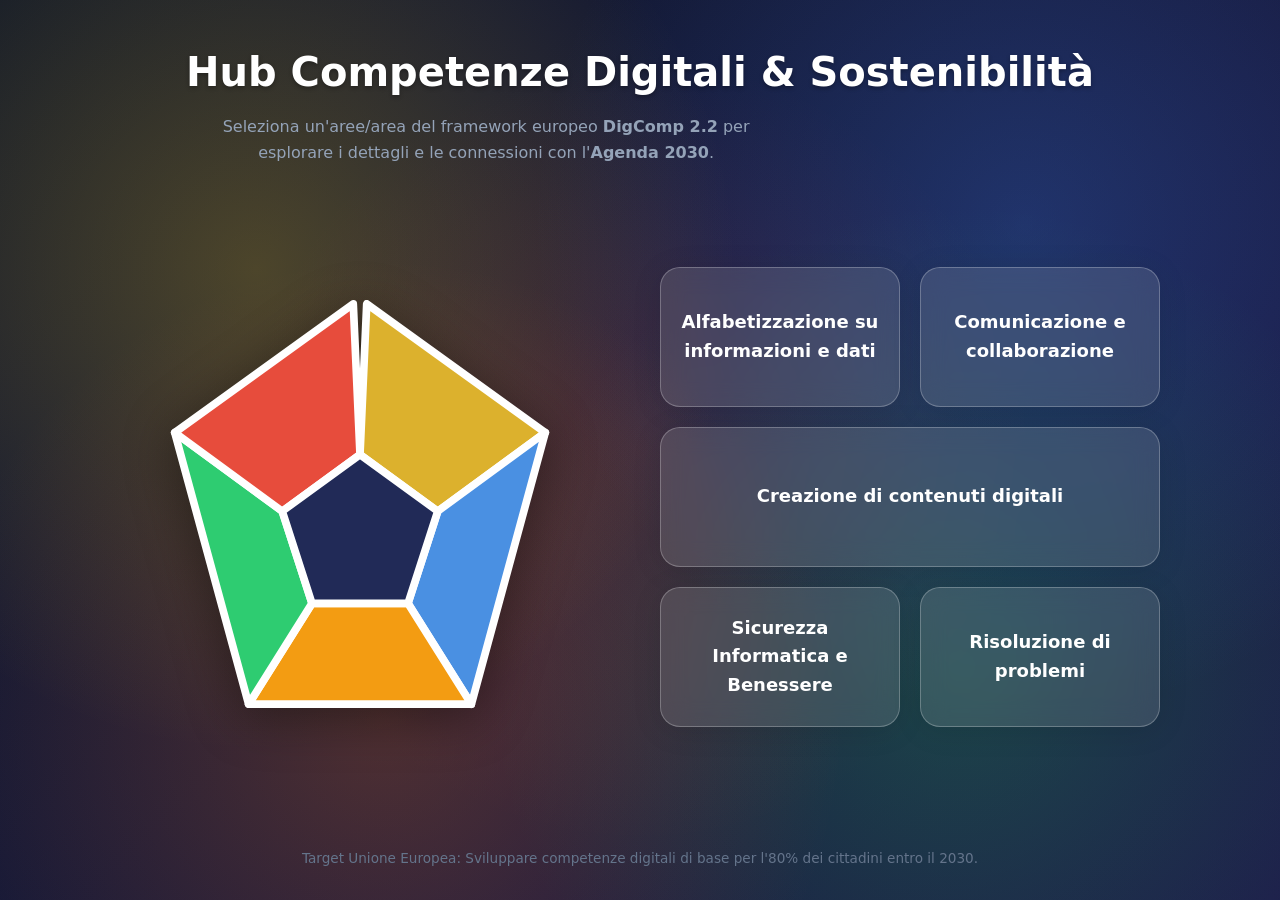
<file: index.html>
<!doctype html>
<html lang="it">

<head>
    <meta charset="UTF-8" />
    <meta name="viewport" content="width=device-width, initial-scale=1.0" />

    <link rel="icon" href="img/logo.png">

    <title>Quadro Competenze - Home Hub</title>
    <link rel="stylesheet" href="style.css" />
</head>

<body class="hub-body">
    <header class="hub-header">
        <h1>Hub Competenze Digitali & Sostenibilità</h1>
        <p>
            Seleziona un'aree/area del framework europeo
            <strong>DigComp 2.2</strong> per esplorare i dettagli e le
            connessioni con l'<strong>Agenda 2030</strong>.
        </p>
    </header>

    <main class="hub-main">
        <div class="pentagon-container large-hub">
            <svg viewBox="0 0 500 500" xmlns="http://www.w3.org/2000/svg">
                <a href="aree/area1.html" title="Vai all'Argomento 1: Alfabetizzazione su dati e informazioni">
                    <g class="spicchio">
                        <path d="M 250 210 L 331 269 L 443 187 L 257 53 Z" fill="#dcb12d" />
                        <circle cx="350" cy="120" r="22" fill="#dcb12d" stroke="#ffffff" stroke-width="4"
                            class="badge-circle" />
                        <text x="350" y="120" class="badge-text">1</text>
                    </g>
                </a>

                <a href="aree/area2.html" title="Vai all'Argomento 2: Comunicazione e collaborazione">
                    <g class="spicchio">
                        <path d="M 331 269 L 300 365 L 366 470 L 443 187 Z" fill="#4a90e2" />
                        <circle cx="360" cy="320" r="22" fill="#4a90e2" stroke="#ffffff" stroke-width="4"
                            class="badge-circle" />
                        <text x="360" y="320" class="badge-text" style="fill: #ffffff">
                            2
                        </text>
                    </g>
                </a>

                <a href="aree/area3.html" title="Vai all'Argomento 3: Creazione di contenuti digitali">
                    <g class="spicchio">
                        <path d="M 300 365 L 200 365 L 134 470 L 366 470 Z" fill="#f39c12" />
                        <circle cx="250" cy="420" r="22" fill="#f39c12" stroke="#ffffff" stroke-width="4"
                            class="badge-circle" />
                        <text x="250" y="420" class="badge-text" style="fill: #ffffff">
                            3
                        </text>
                    </g>
                </a>

                <a href="aree/area4.html" title="Vai all'Argomento 4: Sicurezza">
                    <g class="spicchio">
                        <path d="M 200 365 L 169 269 L 57 187 L 134 470 Z" fill="#2ecc71" />
                        <circle cx="140" cy="320" r="22" fill="#2ecc71" stroke="#ffffff" stroke-width="4"
                            class="badge-circle" />
                        <text x="140" y="320" class="badge-text" style="fill: #ffffff">
                            4
                        </text>
                    </g>
                </a>

                <a href="aree/area5.html" title="Vai all'Argomento 5: Risoluzione di problemi">
                    <g class="spicchio">
                        <path d="M 169 269 L 250 210 L 243 53 L 57 187 Z" fill="#e74c3c" />
                        <circle cx="150" cy="120" r="22" fill="#e74c3c" stroke="#ffffff" stroke-width="4"
                            class="badge-circle" />
                        <text x="150" y="120" class="badge-text" style="fill: #ffffff">
                            5
                        </text>
                    </g>
                </a>

                <a href="index.html" title="Torna alla Home">
                    <polygon class="spicchio" points="250,210 331,269 300,365 200,365 169,269" fill="#212a57" />
                </a>
            </svg>
        </div>
        <div class="grid">
            <a href="aree/area1.html" class="card alf-card">Alfabetizzazione su informazioni e dati</a>
            <a href="aree/area2.html" class="card com-card">Comunicazione e collaborazione</a>
            <a href="aree/area3.html" class="card center con-card">Creazione di contenuti digitali</a>
            <a href="aree/area4.html" class="card sic-card">Sicurezza Informatica e Benessere</a>
            <a href="aree/area5.html" class="card ris-card">Risoluzione di problemi</a>
        </div>
    </main>

    <footer class="hub-footer">
        <p>
            Target Unione Europea: Sviluppare competenze digitali di base
            per l'80% dei cittadini entro il 2030.
        </p>
    </footer>
</body>

</html>
</file>
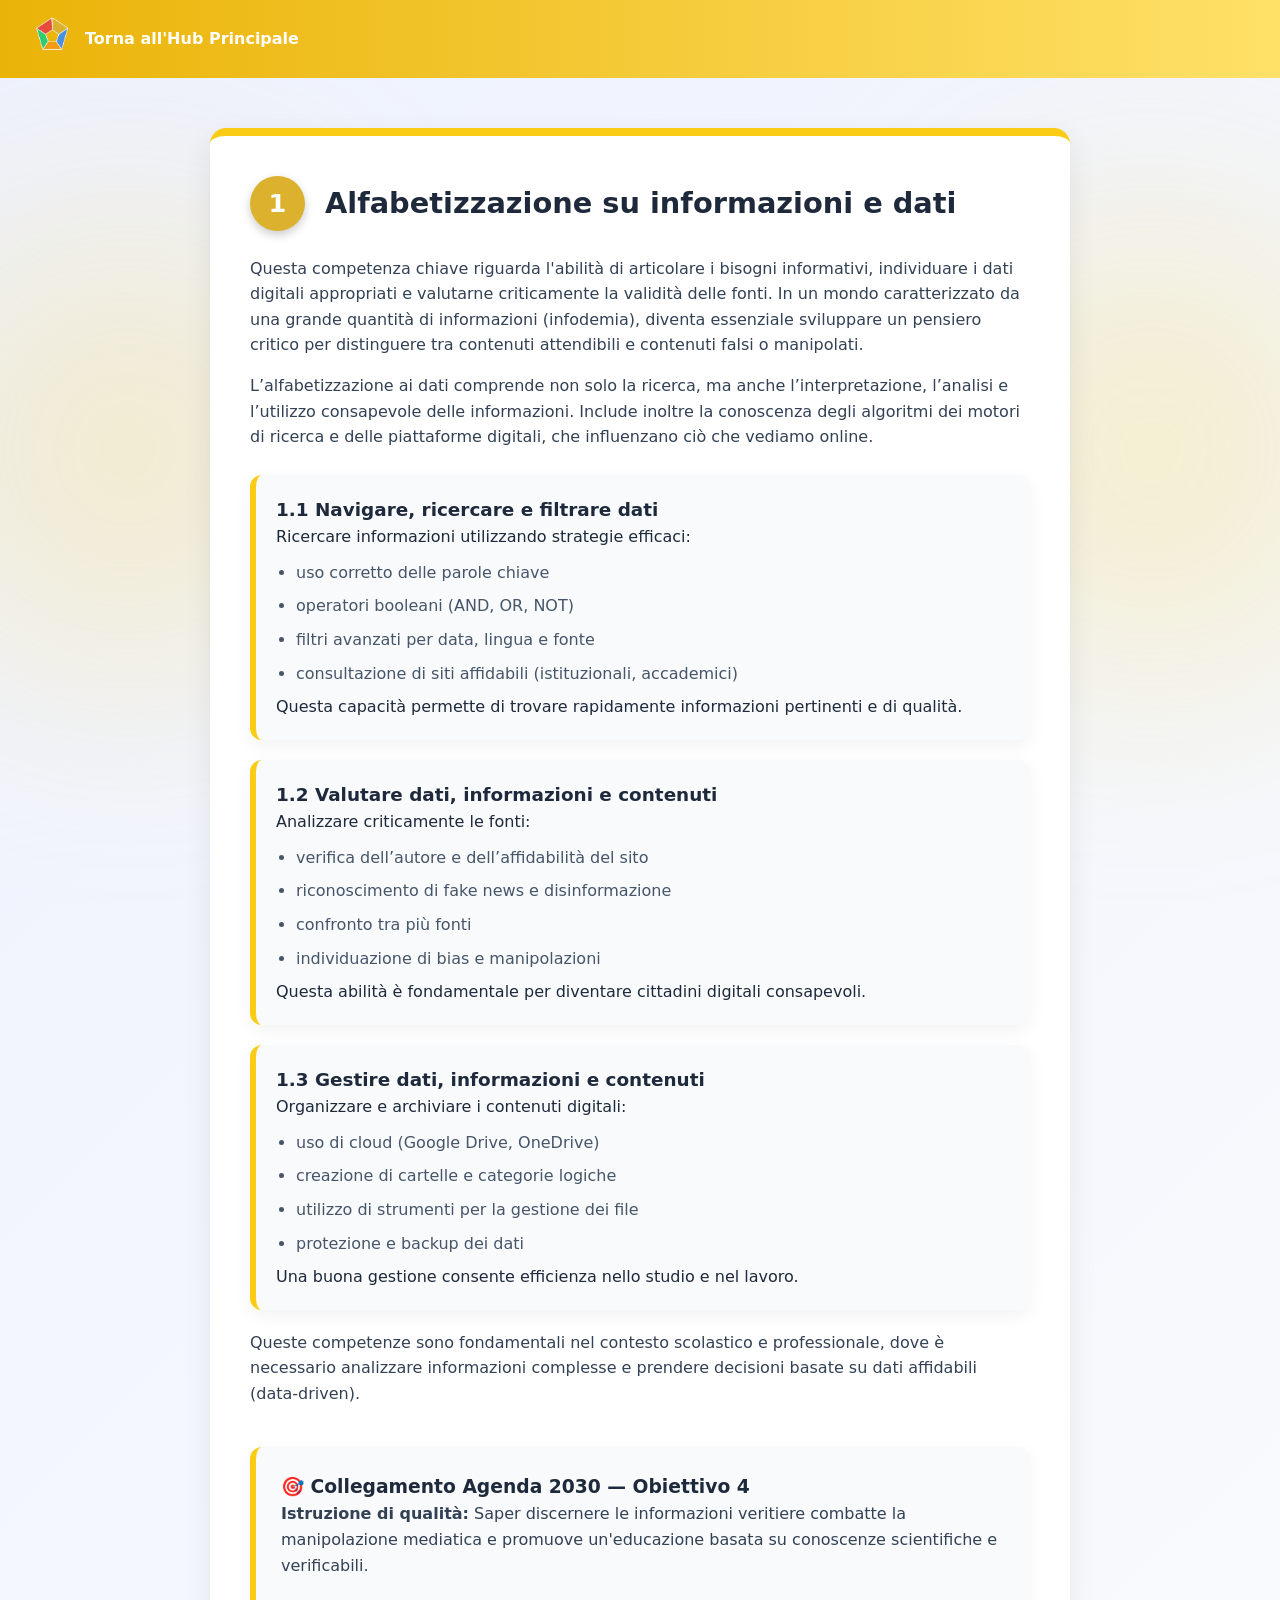
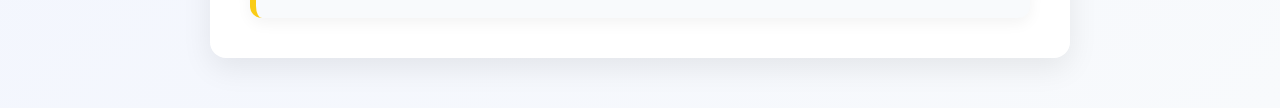
<file: aree/area1.html>
<!doctype html>
<html lang="it">

<head>
    <meta charset="UTF-8" />
    <link rel="icon" href="../img/logo.png">
    <title>Area 1 - Informazioni e Dati</title>
    <link rel="stylesheet" href="style2.css" />
</head>

<body class="content-body area-1-theme">

    <nav class="nav-top-bar">
        <a href="../index.html" class="btn-back">
            <span><img src="../img/logo.png" alt=""></span>
            Torna all'Hub Principale
        </a>
    </nav>

    <main class="page-container">
        <div class="area-card area-1-theme">

            <div class="area-title-group">
                <div class="area-num" style="background-color: #dcb12d;">1</div>
                <h2>Alfabetizzazione su informazioni e dati</h2>
            </div>

            <p>
                Questa competenza chiave riguarda l'abilità di articolare i bisogni informativi, individuare i dati
                digitali appropriati e valutarne criticamente la validità delle fonti. In un mondo caratterizzato
                da una grande quantità di informazioni (infodemia), diventa essenziale sviluppare un pensiero
                critico per distinguere tra contenuti attendibili e contenuti falsi o manipolati.
            </p>

            <p>
                L’alfabetizzazione ai dati comprende non solo la ricerca, ma anche l’interpretazione, l’analisi e
                l’utilizzo consapevole delle informazioni. Include inoltre la conoscenza degli algoritmi dei motori
                di ricerca e delle piattaforme digitali, che influenzano ciò che vediamo online.
            </p>

            <ul class="competence-list">

                <li>
                    <strong>1.1 Navigare, ricercare e filtrare dati</strong><br>
                    Ricercare informazioni utilizzando strategie efficaci:
                    <ul>
                        <li>uso corretto delle parole chiave</li>
                        <li>operatori booleani (AND, OR, NOT)</li>
                        <li>filtri avanzati per data, lingua e fonte</li>
                        <li>consultazione di siti affidabili (istituzionali, accademici)</li>
                    </ul>
                    Questa capacità permette di trovare rapidamente informazioni pertinenti e di qualità.
                </li>

                <li>
                    <strong>1.2 Valutare dati, informazioni e contenuti</strong><br>
                    Analizzare criticamente le fonti:
                    <ul>
                        <li>verifica dell’autore e dell’affidabilità del sito</li>
                        <li>riconoscimento di fake news e disinformazione</li>
                        <li>confronto tra più fonti</li>
                        <li>individuazione di bias e manipolazioni</li>
                    </ul>
                    Questa abilità è fondamentale per diventare cittadini digitali consapevoli.
                </li>

                <li>
                    <strong>1.3 Gestire dati, informazioni e contenuti</strong><br>
                    Organizzare e archiviare i contenuti digitali:
                    <ul>
                        <li>uso di cloud (Google Drive, OneDrive)</li>
                        <li>creazione di cartelle e categorie logiche</li>
                        <li>utilizzo di strumenti per la gestione dei file</li>
                        <li>protezione e backup dei dati</li>
                    </ul>
                    Una buona gestione consente efficienza nello studio e nel lavoro.
                </li>

            </ul>

            <p>
                Queste competenze sono fondamentali nel contesto scolastico e professionale, dove è necessario
                analizzare informazioni complesse e prendere decisioni basate su dati affidabili (data-driven).
            </p>

            <div class="agenda-box">
                <h3>🎯 Collegamento Agenda 2030 — Obiettivo 4</h3>
                <p>
                    <strong>Istruzione di qualità:</strong> Saper discernere le informazioni veritiere combatte la
                    manipolazione mediatica e promuove un'educazione basata su conoscenze scientifiche e verificabili.
                </p>
            </div>

        </div>
    </main>

</body>

</html>
</file>
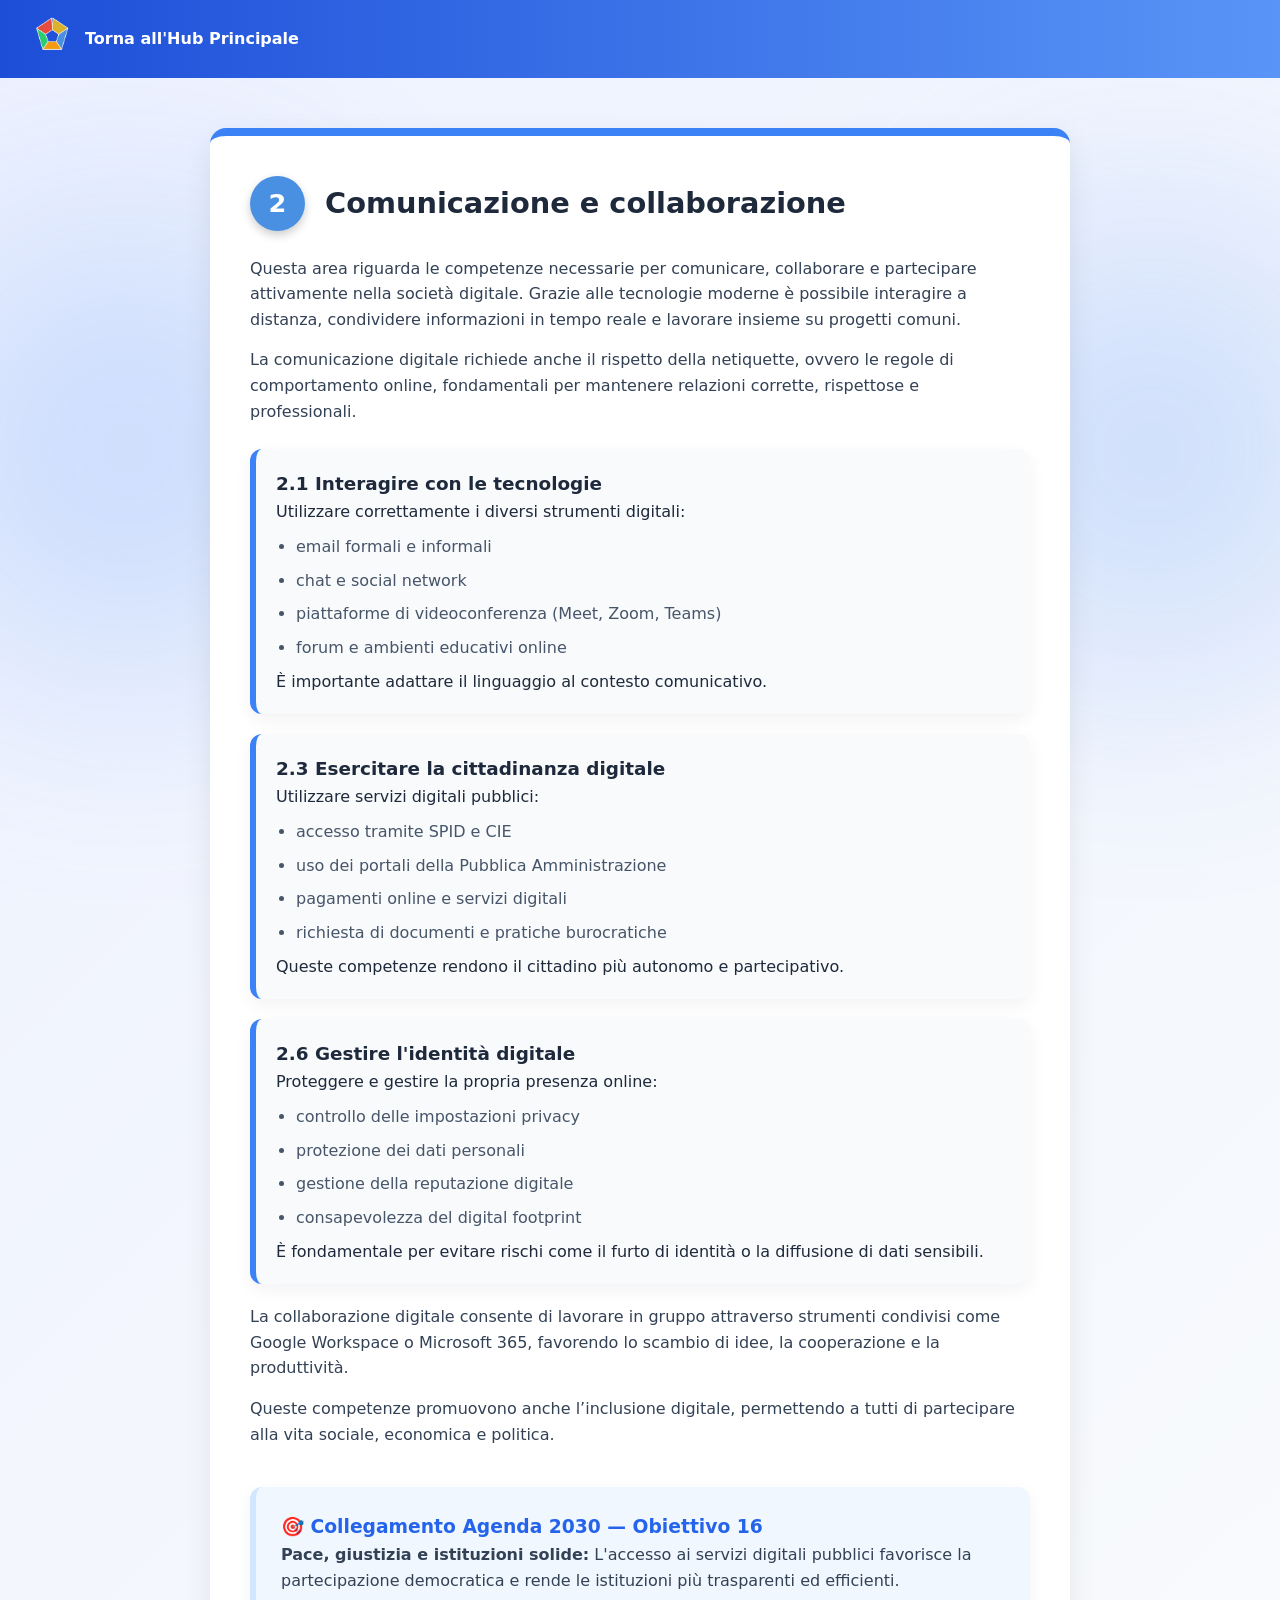
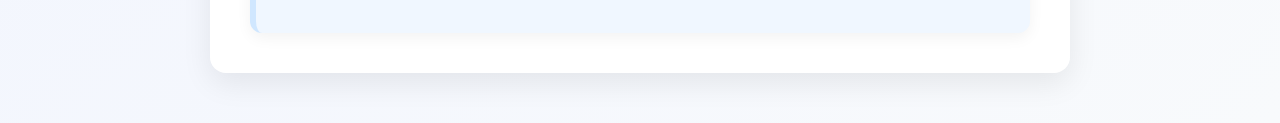
<file: aree/area2.html>
<!doctype html>
<html lang="it">

<head>
    <meta charset="UTF-8" />
    <link rel="icon" href="../img/logo.png">
    <title>Area 2 - Comunicazione e Collaborazione</title>
    <link rel="stylesheet" href="style2.css" />
</head>
<body class="content-body area-2-theme">

    <nav class="nav-top-bar">
        <a href="../index.html" class="btn-back">
            <span><img src="../img/logo.png" alt=""></span>
            Torna all'Hub Principale
        </a>
    </nav>

    <main class="page-container">
        <div class="area-card area-2-theme">

            <div class="area-title-group">
                <div class="area-num" style="background-color: #4a90e2;">2</div>
                <h2>Comunicazione e collaborazione</h2>
            </div>

            <p>
                Questa area riguarda le competenze necessarie per comunicare, collaborare e partecipare attivamente
                nella società digitale. Grazie alle tecnologie moderne è possibile interagire a distanza, condividere
                informazioni in tempo reale e lavorare insieme su progetti comuni.
            </p>

            <p>
                La comunicazione digitale richiede anche il rispetto della netiquette, ovvero le regole di comportamento
                online, fondamentali per mantenere relazioni corrette, rispettose e professionali.
            </p>

            <ul class="competence-list">

                <li>
                    <strong>2.1 Interagire con le tecnologie</strong><br>
                    Utilizzare correttamente i diversi strumenti digitali:
                    <ul>
                        <li>email formali e informali</li>
                        <li>chat e social network</li>
                        <li>piattaforme di videoconferenza (Meet, Zoom, Teams)</li>
                        <li>forum e ambienti educativi online</li>
                    </ul>
                    È importante adattare il linguaggio al contesto comunicativo.
                </li>

                <li>
                    <strong>2.3 Esercitare la cittadinanza digitale</strong><br>
                    Utilizzare servizi digitali pubblici:
                    <ul>
                        <li>accesso tramite SPID e CIE</li>
                        <li>uso dei portali della Pubblica Amministrazione</li>
                        <li>pagamenti online e servizi digitali</li>
                        <li>richiesta di documenti e pratiche burocratiche</li>
                    </ul>
                    Queste competenze rendono il cittadino più autonomo e partecipativo.
                </li>

                <li>
                    <strong>2.6 Gestire l'identità digitale</strong><br>
                    Proteggere e gestire la propria presenza online:
                    <ul>
                        <li>controllo delle impostazioni privacy</li>
                        <li>protezione dei dati personali</li>
                        <li>gestione della reputazione digitale</li>
                        <li>consapevolezza del digital footprint</li>
                    </ul>
                    È fondamentale per evitare rischi come il furto di identità o la diffusione di dati sensibili.
                </li>

            </ul>

            <p>
                La collaborazione digitale consente di lavorare in gruppo attraverso strumenti condivisi come
                Google Workspace o Microsoft 365, favorendo lo scambio di idee, la cooperazione e la produttività.
            </p>

            <p>
                Queste competenze promuovono anche l’inclusione digitale, permettendo a tutti di partecipare alla
                vita sociale, economica e politica.
            </p>

            <div class="agenda-box"
                style="border-left-color: #4a90e2; background-color: #f0f7ff; border-color: #d0e7ff;">
                <h3 style="color: #2563eb;">🎯 Collegamento Agenda 2030 — Obiettivo 16</h3>
                <p>
                    <strong>Pace, giustizia e istituzioni solide:</strong> L'accesso ai servizi digitali pubblici
                    favorisce la partecipazione democratica e rende le istituzioni più trasparenti ed efficienti.
                </p>
            </div>

        </div>
    </main>

</body>

</html>
</file>
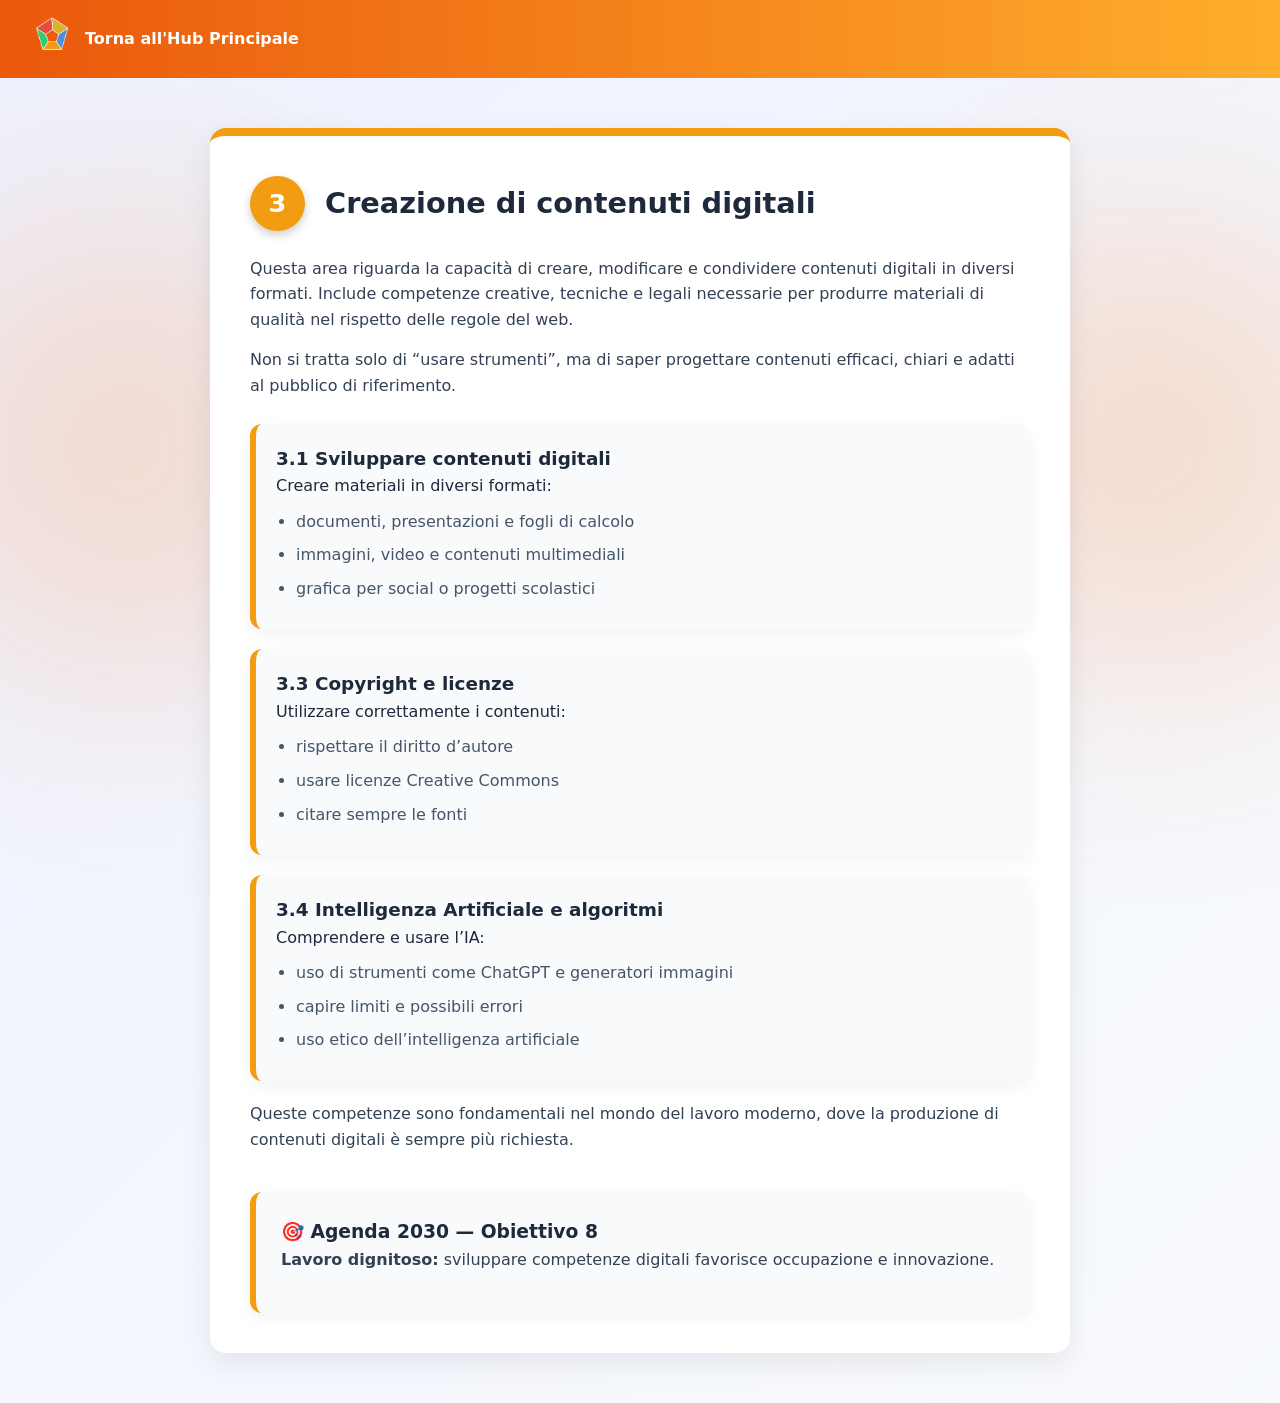
<file: aree/area3.html>
<!doctype html>
<html lang="it">

<head>
    <meta charset="UTF-8" />
    <link rel="icon" href="../img/logo.png">
    <title>Area 3 - Creazione di contenuti</title>
    <link rel="stylesheet" href="style2.css" />
</head>

<body class="content-body area-3-theme">

    <nav class="nav-top-bar">
        <a href="../index.html" class="btn-back">
            <span><img src="../img/logo.png" alt=""></span>
            Torna all'Hub Principale
        </a>
    </nav>

    <main class="page-container">
        <div class="area-card area-3-theme">

            <div class="area-title-group">
                <div class="area-num" style="background-color: #f39c12;">3</div>
                <h2>Creazione di contenuti digitali</h2>
            </div>

            <p>
                Questa area riguarda la capacità di creare, modificare e condividere contenuti digitali in diversi
                formati.
                Include competenze creative, tecniche e legali necessarie per produrre materiali di qualità nel rispetto
                delle regole del web.
            </p>

            <p>
                Non si tratta solo di “usare strumenti”, ma di saper progettare contenuti efficaci, chiari e adatti
                al pubblico di riferimento.
            </p>

            <ul class="competence-list">

                <li>
                    <strong>3.1 Sviluppare contenuti digitali</strong><br>
                    Creare materiali in diversi formati:
                    <ul>
                        <li>documenti, presentazioni e fogli di calcolo</li>
                        <li>immagini, video e contenuti multimediali</li>
                        <li>grafica per social o progetti scolastici</li>
                    </ul>
                </li>

                <li>
                    <strong>3.3 Copyright e licenze</strong><br>
                    Utilizzare correttamente i contenuti:
                    <ul>
                        <li>rispettare il diritto d’autore</li>
                        <li>usare licenze Creative Commons</li>
                        <li>citare sempre le fonti</li>
                    </ul>
                </li>

                <li>
                    <strong>3.4 Intelligenza Artificiale e algoritmi</strong><br>
                    Comprendere e usare l’IA:
                    <ul>
                        <li>uso di strumenti come ChatGPT e generatori immagini</li>
                        <li>capire limiti e possibili errori</li>
                        <li>uso etico dell’intelligenza artificiale</li>
                    </ul>
                </li>

            </ul>

            <p>
                Queste competenze sono fondamentali nel mondo del lavoro moderno, dove la produzione di contenuti
                digitali
                è sempre più richiesta.
            </p>

            <div class="agenda-box">
                <h3>🎯 Agenda 2030 — Obiettivo 8</h3>
                <p><strong>Lavoro dignitoso:</strong> sviluppare competenze digitali favorisce occupazione e
                    innovazione.</p>
            </div>

        </div>
    </main>

</body>

</html>
</file>
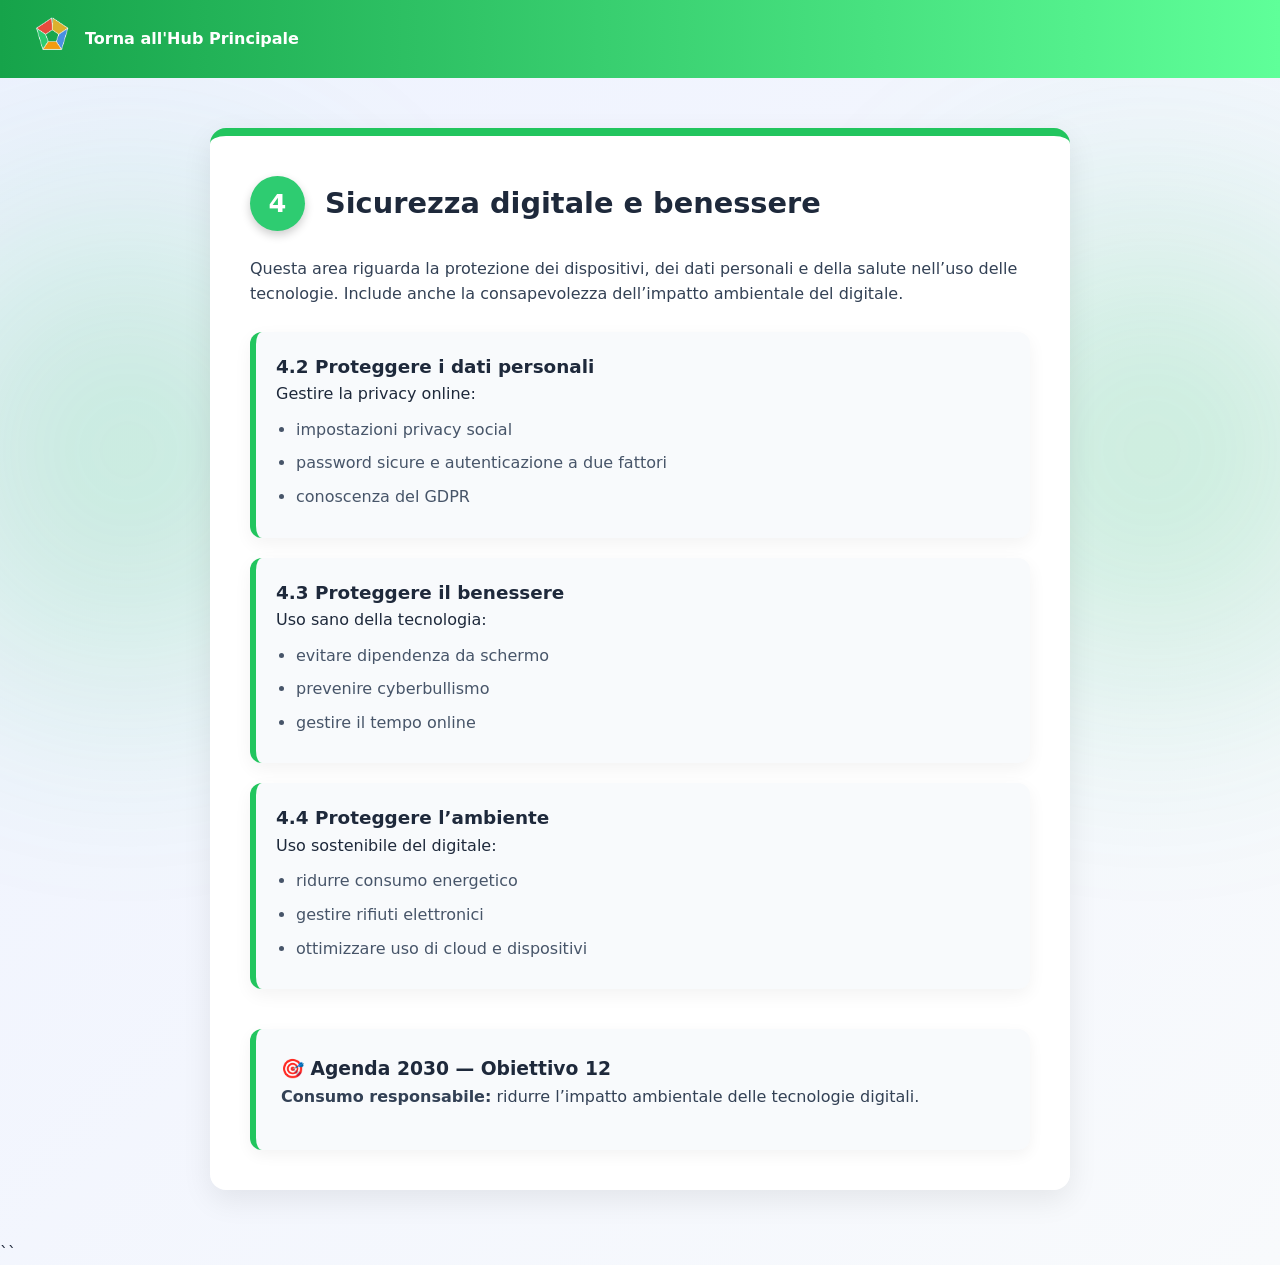
<file: aree/area4.html>
<!doctype html>
<html lang="it">

<head>
    <meta charset="UTF-8" />
    <link rel="icon" href="../img/logo.png">
    <title>Area 4 - Sicurezza</title>
    <link rel="stylesheet" href="style2.css" />
</head>

<body class="content-body area-4-theme">

    <nav class="nav-top-bar">
        <a href="../index.html" class="btn-back">
            <span><img src="../img/logo.png" alt=""></span>
            Torna all'Hub Principale
        </a>
    </nav>

    <main class="page-container">
        <div class="area-card area-4-theme">

            <div class="area-title-group">
                <div class="area-num" style="background-color: #2ecc71;">4</div>
                <h2>Sicurezza digitale e benessere</h2>
            </div>

            <p>
                Questa area riguarda la protezione dei dispositivi, dei dati personali e della salute nell’uso delle
                tecnologie.
                Include anche la consapevolezza dell’impatto ambientale del digitale.
            </p>

            <ul class="competence-list">

                <li>
                    <strong>4.2 Proteggere i dati personali</strong><br>
                    Gestire la privacy online:
                    <ul>
                        <li>impostazioni privacy social</li>
                        <li>password sicure e autenticazione a due fattori</li>
                        <li>conoscenza del GDPR</li>
                    </ul>
                </li>

                <li>
                    <strong>4.3 Proteggere il benessere</strong><br>
                    Uso sano della tecnologia:
                    <ul>
                        <li>evitare dipendenza da schermo</li>
                        <li>prevenire cyberbullismo</li>
                        <li>gestire il tempo online</li>
                    </ul>
                </li>

                <li>
                    <strong>4.4 Proteggere l’ambiente</strong><br>
                    Uso sostenibile del digitale:
                    <ul>
                        <li>ridurre consumo energetico</li>
                        <li>gestire rifiuti elettronici</li>
                        <li>ottimizzare uso di cloud e dispositivi</li>
                    </ul>
                </li>

            </ul>

            <div class="agenda-box">
                <h3>🎯 Agenda 2030 — Obiettivo 12</h3>
                <p><strong>Consumo responsabile:</strong> ridurre l’impatto ambientale delle tecnologie digitali.</p>
            </div>

        </div>
    </main>

</body>

</html>
``
</file>
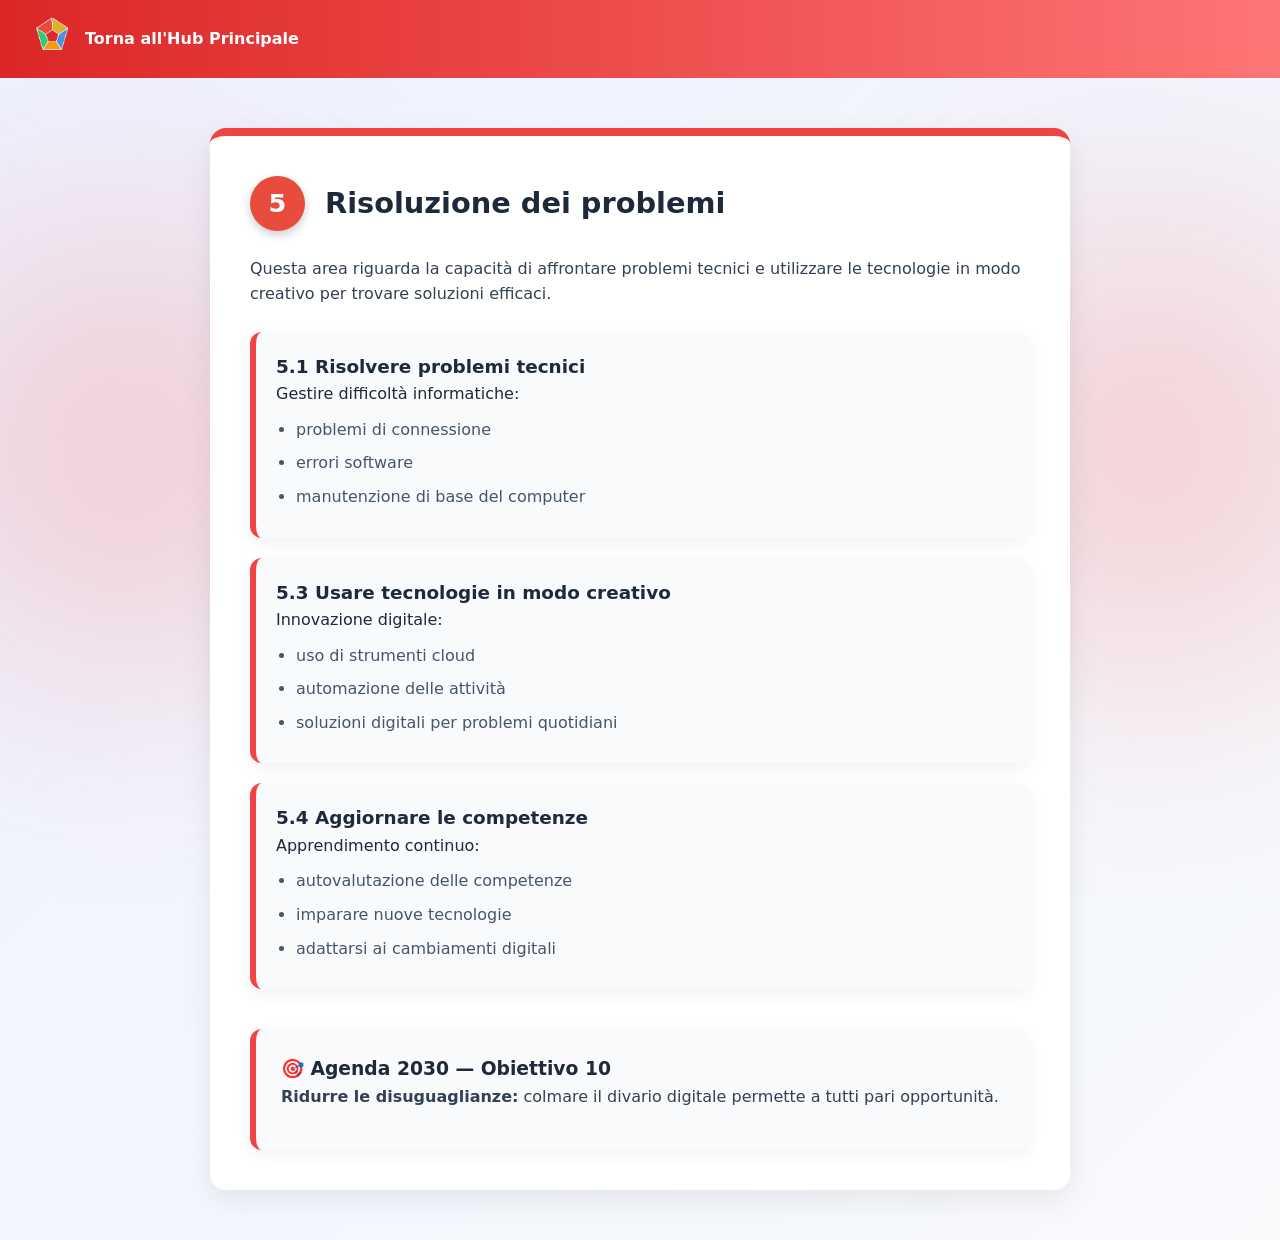
<file: aree/area5.html>
<!doctype html>
<html lang="it">

<head>
    <meta charset="UTF-8" />
    <link rel="icon" href="../img/logo.png">
    <title>Area 5 - Problem Solving</title>
    <link rel="stylesheet" href="style2.css" />
</head>

<body class="content-body area-5-theme">

    <nav class="nav-top-bar">
        <a href="../index.html" class="btn-back">
            <span><img src="../img/logo.png" alt=""></span>
            Torna all'Hub Principale
        </a>
    </nav>

    <main class="page-container">
        <div class="area-card area-5-theme">

            <div class="area-title-group">
                <div class="area-num" style="background-color: #e74c3c;">5</div>
                <h2>Risoluzione dei problemi</h2>
            </div>

            <p>
                Questa area riguarda la capacità di affrontare problemi tecnici e utilizzare le tecnologie in modo
                creativo
                per trovare soluzioni efficaci.
            </p>

            <ul class="competence-list">

                <li>
                    <strong>5.1 Risolvere problemi tecnici</strong><br>
                    Gestire difficoltà informatiche:
                    <ul>
                        <li>problemi di connessione</li>
                        <li>errori software</li>
                        <li>manutenzione di base del computer</li>
                    </ul>
                </li>

                <li>
                    <strong>5.3 Usare tecnologie in modo creativo</strong><br>
                    Innovazione digitale:
                    <ul>
                        <li>uso di strumenti cloud</li>
                        <li>automazione delle attività</li>
                        <li>soluzioni digitali per problemi quotidiani</li>
                    </ul>
                </li>

                <li>
                    <strong>5.4 Aggiornare le competenze</strong><br>
                    Apprendimento continuo:
                    <ul>
                        <li>autovalutazione delle competenze</li>
                        <li>imparare nuove tecnologie</li>
                        <li>adattarsi ai cambiamenti digitali</li>
                    </ul>
                </li>

            </ul>

            <div class="agenda-box">
                <h3>🎯 Agenda 2030 — Obiettivo 10</h3>
                <p><strong>Ridurre le disuguaglianze:</strong> colmare il divario digitale permette a tutti pari
                    opportunità.</p>
            </div>

        </div>
    </main>

</body>

</html>
</file>
<file: style.css>
/* ---- Reset & Stili di Base ---- */
* {
    box-sizing: border-box;
    margin: 0;
    padding: 0;
}

body {
    font-family: 'Segoe UI', system-ui, Helvetica, Arial, sans-serif;
    background-color: #f4f6f9;
    color: #2c3e50;
    line-height: 1.6;
}

/* ---- Configurazione Layout Hub (Sfondo arricchito per valorizzare il Glassmorphism) ---- */

.hub-body {
display: flex;
flex-direction: column;
min-height: 100vh;
justify-content: space-between;
align-items: center;

/* 🎨 NUOVO GRADIENT MULTICOLORE */
background: radial-gradient(circle at 20% 30%, rgba(250, 204, 21, 0.25), transparent 40%),
            radial-gradient(circle at 80% 25%, rgba(59, 130, 246, 0.25), transparent 40%),
            radial-gradient(circle at 30% 80%, rgba(249, 115, 22, 0.25), transparent 40%),
            radial-gradient(circle at 75% 75%, rgba(34, 197, 94, 0.25), transparent 40%),
            radial-gradient(circle at 50% 50%, rgba(239, 68, 68, 0.15), transparent 50%),
            linear-gradient(135deg, #0f172a, #1e1b4b);

color: #ffffff;
position: relative;
overflow: hidden;
}


.hub-header {
    text-align: center;
    padding: 40px 20px 10px 20px;
}

.hub-header h1 {
    font-size: 2.5rem;
    color: #ffffff;
    margin-bottom: 10px;
    text-shadow: 0 2px 4px rgba(0, 0, 0, 0.3);
}

.hub-header p {
    color: #94a3b8;
    max-width: 600px;
}

/* Allineamento verticale di Pentagono + Griglia di card */
.hub-main {
    display: flex;
    flex-direction: column;
    align-items: center;
    justify-content: center;
    width: 100%;
    max-width: 1200px;
    padding: 20px;
    gap: 50px;
    /* Spazio tra il pentagono e la griglia di card */
}

@media (min-width: 950px) {

    /* Su schermi grandi, li affianca elegantemente invece di metterli uno sotto l'altro */
    .hub-main {
        flex-direction: row;
        gap: 60px;
    }
}

/* Dimensione del pentagono */
.pentagon-container.large-hub {
    width: 100%;
    max-width: 480px;
    height: auto;
    filter: drop-shadow(0 10px 25px rgba(0, 0, 0, 0.4));
}

/* ---- Elementi SVG Originali Richiesti ---- */
.spicchio {
    stroke: #ffffff;
    stroke-width: 8;
    stroke-linejoin: round;
    transition: all 0.2s ease-in-out;
    cursor: pointer;
}

.spicchio:hover {
    opacity: 0.85;
    filter: drop-shadow(0px 0px 8px rgba(255, 255, 255, 0.2));
}

.spicchio .badge-circle,
.spicchio .badge-text {
    opacity: 0;
    transition: opacity 0.2s ease-in-out;
}

.spicchio:hover .badge-circle,
.spicchio:hover .badge-text {
    opacity: 1;
}

.badge-text {
    font-family: Arial, sans-serif;
    font-size: 18px;
    fill: #ffffff;
    text-anchor: middle;
    dominant-baseline: central;
    pointer-events: none;
}

/* ---- IL TUO CODICE: GRIGLIA E CARD IN STILE GLASSMORPHISM (INTEGRATO) ---- */
.grid {
    display: grid;
    grid-template-columns: repeat(2, 1fr);
    /* Crea una struttura a 2 colonne stabili */
    gap: 20px;
    max-width: 500px;
    width: 100%;
}

/* CARD GLASS */
.card {
    height: 140px;
    /* Ridotto leggermente da 200px per renderlo più armonico a fianco del pentagono */
    background: rgba(255, 255, 255, 0.12);
    backdrop-filter: blur(12px);
    -webkit-backdrop-filter: blur(12px);
    /* Supporto Safari */
    border-radius: 20px;
    border: 1px solid rgba(255, 255, 255, 0.25);

    display: flex;
    align-items: center;
    justify-content: center;

    font-size: 18px;
    font-weight: 600;
    color: #ffffff;
    text-decoration: none;
    /* Rimuove la sottolineatura del link */
    text-align: center;
    padding: 15px;
    cursor: pointer;
    transition: 0.4s;
    box-shadow: 0 4px 30px rgba(0, 0, 0, 0.1);
}

.center {
    grid-column: span 2;
}

.card:hover {
    transform: scale(1.05);
    background: rgba(255, 255, 255, 0.22);
    box-shadow: 0 8px 32px rgba(0, 0, 0, 0.4);
    border: 1px solid rgba(255, 255, 255, 0.4);
}

.alf-card:hover {
    background: #dcb12d;
}

.com-card:hover {
    background: #4a90e2;
}

.con-card:hover {
    background: #f39c12;
}

.sic-card:hover {
    background: #2ecc71;
}

.ris-card:hover {
    background: #e74c3c;
}

/* ---- Struttura delle Pagine di Dettaglio Interno (Invariate) ---- */
.content-body {
    padding: 0;
    background-color: #f8fafc;
    color: #2c3e50;
}

.nav-top-bar {
    background-color: #212a57;
    padding: 15px 30px;
    display: flex;
    justify-content: space-between;
    align-items: center;
}

.btn-back {
    color: #ffffff;
    text-decoration: none;
    font-weight: 600;
    display: flex;
    align-items: center;
    gap: 8px;
    font-size: 0.95rem;
}

.page-container {
    max-width: 900px;
    margin: 40px auto;
    padding: 0 20px;
}

.area-card {
    background: #ffffff;
    border-radius: 12px;
    padding: 40px;
    box-shadow: 0 4px 6px -1px rgba(0, 0, 0, 0.05);
    border-top: 8px solid #212a57;
}

.area-1-theme {
    border-top-color: #dcb12d;
}

.area-2-theme {
    border-top-color: #4a90e2;
}

.area-3-theme {
    border-top-color: #f39c12;
}

.area-4-theme {
    border-top-color: #2ecc71;
}

.area-5-theme {
    border-top-color: #e74c3c;
}

.area-title-group {
    display: flex;
    align-items: center;
    gap: 20px;
    margin-bottom: 25px;
}

.area-num {
    width: 50px;
    height: 50px;
    border-radius: 50%;
    color: white;
    display: flex;
    align-items: center;
    justify-content: center;
    font-weight: bold;
    font-size: 1.5rem;
}

.competence-list {
    margin: 25px 0;
    list-style: none;
}

.competence-list li {
    background: #f1f5f9;
    padding: 15px 20px;
    border-radius: 8px;
    margin-bottom: 12px;
    border-left: 4px solid #cbd5e1;
}

.agenda-box {
    margin-top: 35px;
    background: #fff8f8;
    border: 1px solid #fee2e2;
    padding: 25px;
    border-radius: 8px;
    border-left: 5px solid #ef4444;
}

.hub-footer {
    padding: 30px 20px;
    font-size: 0.85rem;
    color: #64748b;
    text-align: center;
}

/* logo */
img {
    height: 40px;
    width: 45px;
}
</file>
<file: aree/style2.css>
/* ========================= */
/* RESET */
/* ========================= */
* {
    box-sizing: border-box;
    margin: 0;
    padding: 0;
}

/* ========================= */
/* BODY + SFONDO */
/* ========================= */
body {
    font-family: 'Segoe UI', system-ui, sans-serif;
    background: linear-gradient(135deg, #eef2ff, #f8fafc);
    color: #1e293b;
    line-height: 1.6;
    position: relative;
    overflow-x: hidden;
}

/* GLOW LATERALE */
body::before,
body::after {
    content: "";
    position: fixed;
    top: 0;
    width: 40%;
    height: 100%;
    z-index: 0;
    pointer-events: none;
    filter: blur(90px);
    opacity: 0.25;
}

body::before {
    left: -10%;
}

body::after {
    right: -10%;
}

/* ========================= */
/* NAVBAR */
/* ========================= */
.nav-top-bar {
    padding: 15px 30px;
    display: flex;
    align-items: center;
    position: relative;
    z-index: 1;
}

.btn-back {
    color: white;
    text-decoration: none;
    font-weight: 600;
    display: flex;
    align-items: center;
    gap: 10px;
    font-size: 1rem;
    transition: 0.2s;
}

.btn-back:hover {
    opacity: 0.8;
}

/* ========================= */
/* CONTENUTO */
/* ========================= */
.page-container {
    max-width: 900px;
    margin: 50px auto;
    padding: 0 20px;
    position: relative;
    z-index: 1;
}

/* ========================= */
/* CARD PRINCIPALE */
/* ========================= */
.area-card {
    background: white;
    border-radius: 16px;
    padding: 40px;
    box-shadow: 0 10px 30px rgba(0, 0, 0, 0.08);
    border-top: 8px solid;
    transition: transform 0.3s ease;
}

.area-card:hover {
    transform: translateY(-5px);
}

/* ========================= */
/* TITOLI */
/* ========================= */
.area-title-group {
    display: flex;
    align-items: center;
    gap: 20px;
    margin-bottom: 25px;
}

.area-num {
    width: 55px;
    height: 55px;
    border-radius: 50%;
    color: white;
    display: flex;
    align-items: center;
    justify-content: center;
    font-weight: bold;
    font-size: 1.6rem;
    box-shadow: 0 4px 10px rgba(0, 0, 0, 0.2);
}

h2 {
    font-size: 1.8rem;
    color: #1e293b;
}

/* ========================= */
/* TESTO */
/* ========================= */
p {
    margin-bottom: 15px;
    color: #334155;
}

/* ========================= */
/* LISTA */
/* ========================= */
.competence-list {
    margin-top: 25px;
    list-style: none;
}

.competence-list li {
    background: #f8fafc;
    padding: 20px;
    border-radius: 12px;
    margin-bottom: 20px;
    box-shadow: 0 6px 18px rgba(0, 0, 0, 0.05);
    border-left: 6px solid;
    transition: all 0.25s ease;
}

.competence-list li:hover {
    transform: translateY(-5px);
    box-shadow: 0 12px 25px rgba(0, 0, 0, 0.12);
}

.competence-list strong {
    font-size: 1.15rem;
    color: #1e293b;
}

/* SOTTO LISTA */
.competence-list ul {
    margin-top: 10px;
    padding-left: 20px;
}

.competence-list ul li {
    margin-bottom: 8px;
    list-style: disc;
    color: #475569;
    background: transparent;
    box-shadow: none;
    border: none;
    padding: 0;
}

/* ========================= */
/* AGENDA BOX */
/* ========================= */
.agenda-box {
    margin-top: 40px;
    padding: 25px;
    border-radius: 12px;
    background: #f8fafc;
    border-left: 6px solid;
    box-shadow: 0 5px 15px rgba(0, 0, 0, 0.05);
}

/* ========================= */
/* COLORI + HEADER + SFONDO */
/* ========================= */

/* -------- AREA 1 (GIALLO) -------- */
body.area-1-theme .nav-top-bar {
    background: linear-gradient(90deg, #eab308, #ffe168);
}

body.area-1-theme::before,
body.area-1-theme::after {
    background: radial-gradient(circle, #facc15, transparent 70%);
}

.area-1-theme {
    border-top-color: #facc15;
}

.area-1-theme .competence-list li {
    border-left-color: #facc15;
}

.area-1-theme .area-num {
    background-color: #facc15;
}

.area-1-theme .agenda-box {
    border-left-color: #facc15;
}

/* -------- AREA 2 (BLU) -------- */
body.area-2-theme .nav-top-bar {
    background: linear-gradient(90deg, #1d4ed8, #5995f7);
}

body.area-2-theme::before,
body.area-2-theme::after {
    background: radial-gradient(circle, #3b82f6, transparent 70%);
}

.area-2-theme {
    border-top-color: #3b82f6;
}

.area-2-theme .competence-list li {
    border-left-color: #3b82f6;
}

.area-2-theme .area-num {
    background-color: #3b82f6;
}

.area-2-theme .agenda-box {
    border-left-color: #3b82f6;
}

/* -------- AREA 3 (ARANCIONE) -------- */
body.area-3-theme .nav-top-bar {
    background: linear-gradient(90deg, #ea580c, #ffae2c);
}

body.area-3-theme::before,
body.area-3-theme::after {
    background: radial-gradient(circle, #f97316, transparent 70%);
}

.area-3-theme {
    border-top-color: #f39c12;
}

.area-3-theme .competence-list li {
    border-left-color: #f39c12;
}

.area-3-theme .area-num {
    background-color: #f39c12;
}

.area-3-theme .agenda-box {
    border-left-color: #f39c12;
}

/* -------- AREA 4 (VERDE) -------- */
body.area-4-theme .nav-top-bar {
    background: linear-gradient(90deg, #16a34a, #5fff99);
}

body.area-4-theme::before,
body.area-4-theme::after {
    background: radial-gradient(circle, #22c55e, transparent 70%);
}

.area-4-theme {
    border-top-color: #22c55e;
}

.area-4-theme .competence-list li {
    border-left-color: #22c55e;
}

.area-4-theme .area-num {
    background-color: #22c55e;
}

.area-4-theme .agenda-box {
    border-left-color: #22c55e;
}

/* -------- AREA 5 (ROSSO) -------- */
body.area-5-theme .nav-top-bar {
    background: linear-gradient(90deg, #dc2626, #ff7575);
}

body.area-5-theme::before,
body.area-5-theme::after {
    background: radial-gradient(circle, #ef4444, transparent 70%);
}

.area-5-theme {
    border-top-color: #ef4444;
}

.area-5-theme .competence-list li {
    border-left-color: #ef4444;
}

.area-5-theme .area-num {
    background-color: #ef4444;
}

.area-5-theme .agenda-box {
    border-left-color: #ef4444;
}

/* ========================= */
/* RESPONSIVE */
/* ========================= */
@media (max-width: 600px) {

    .area-card {
        padding: 25px;
    }

    h2 {
        font-size: 1.4rem;
    }

}

/* logo */
img {
    height: 40px;
    width: 45px;
}
</file>
